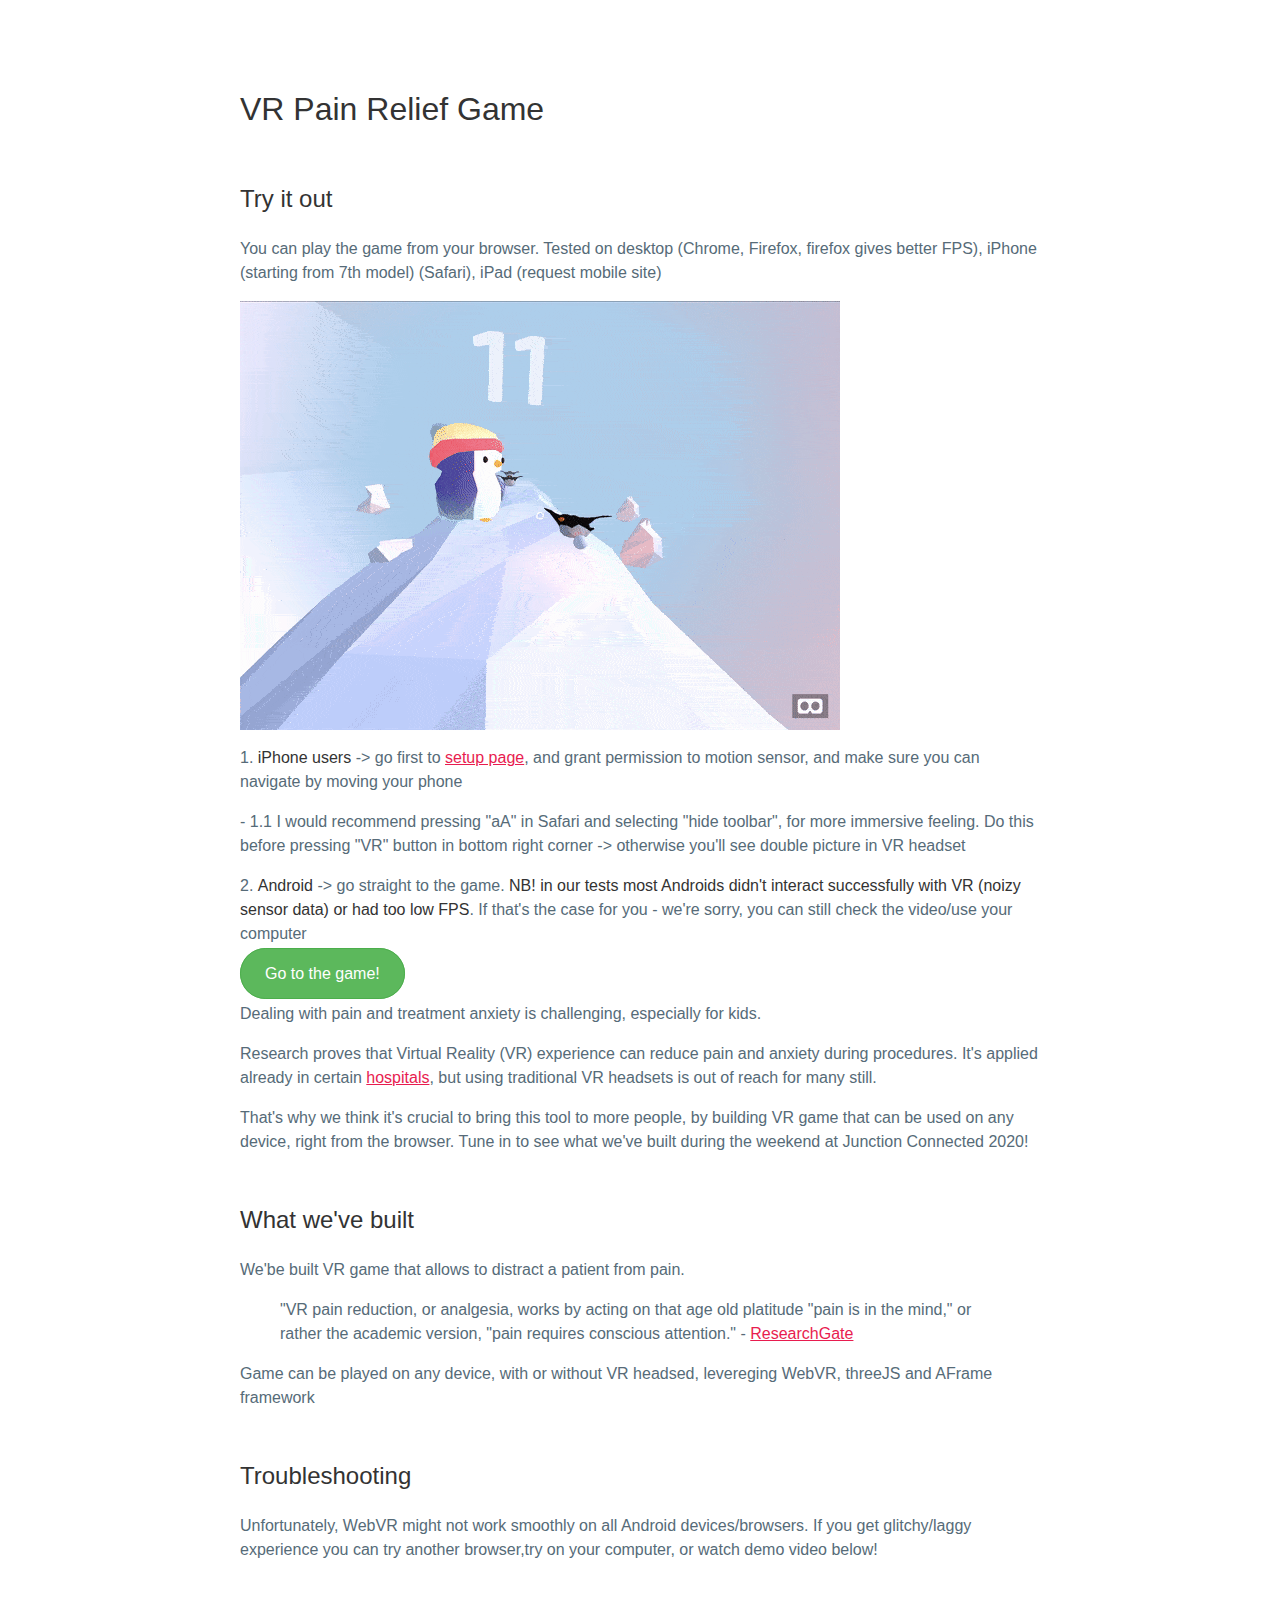
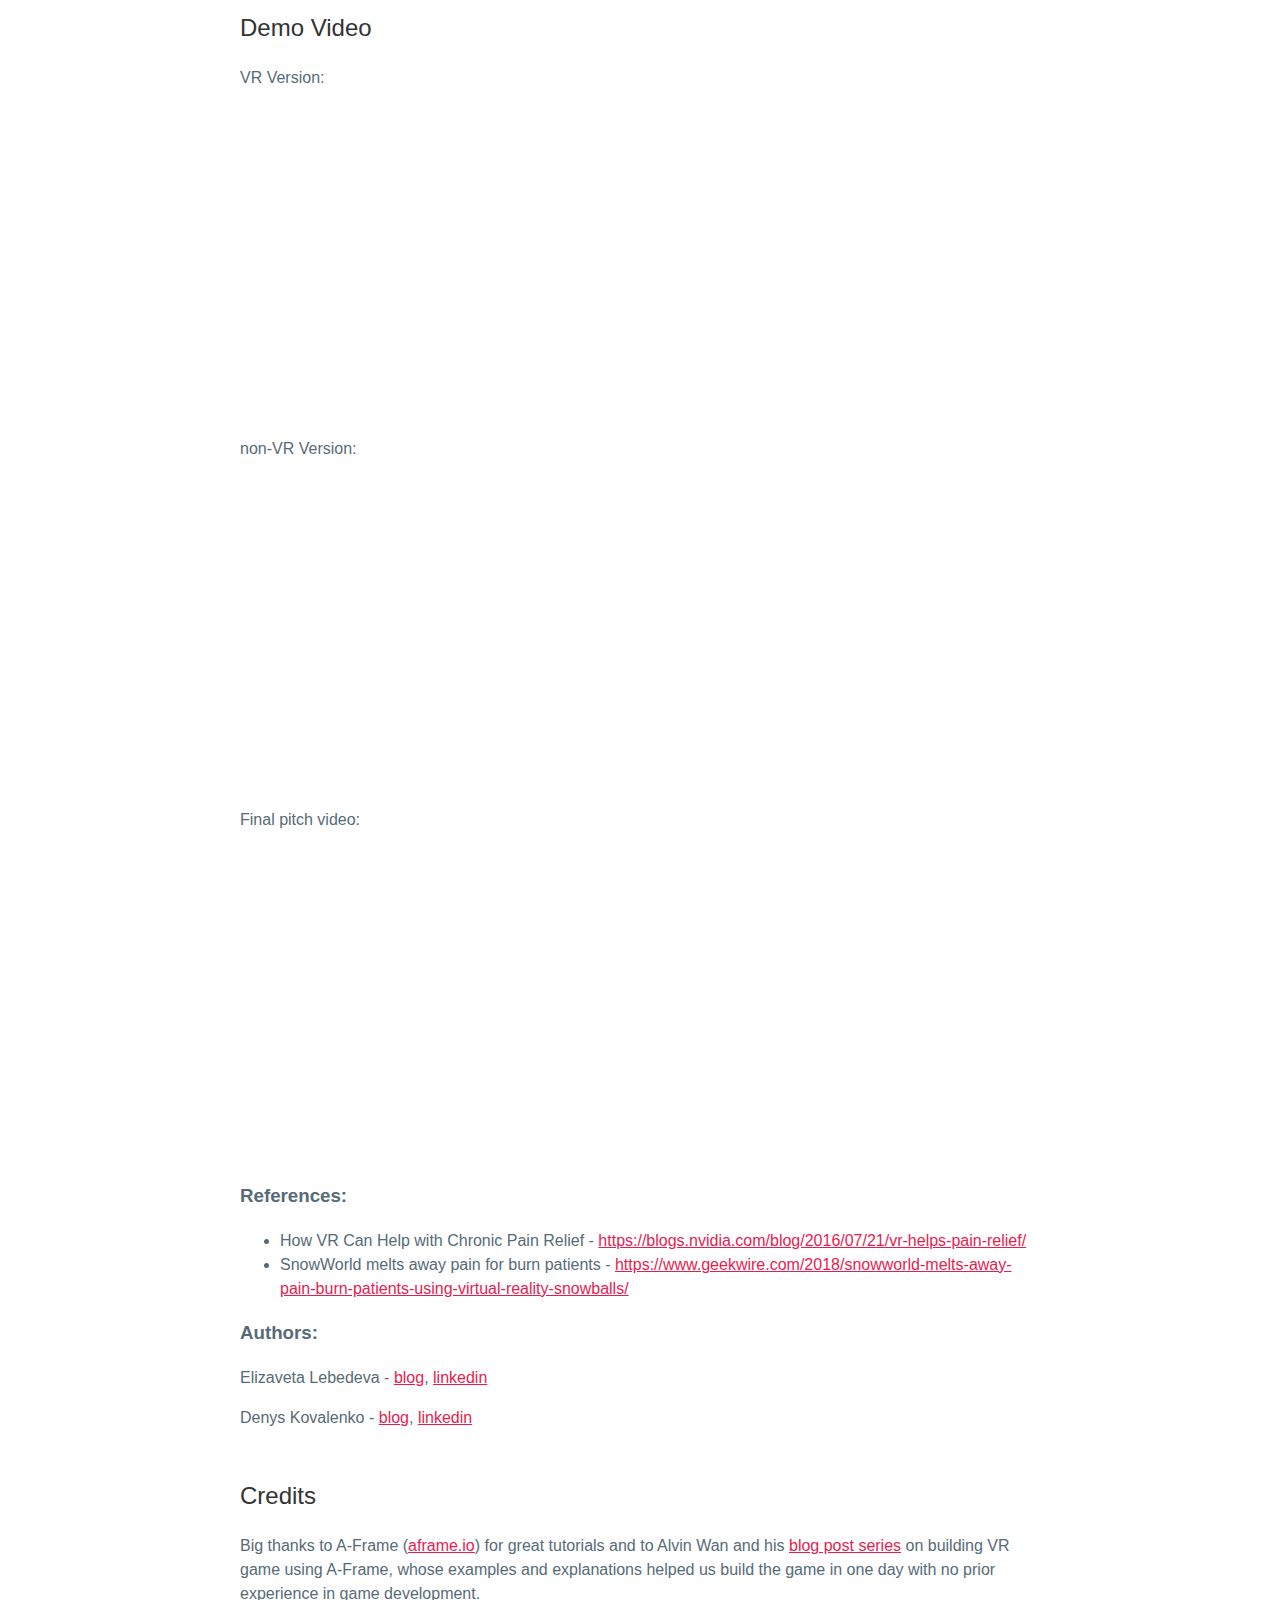
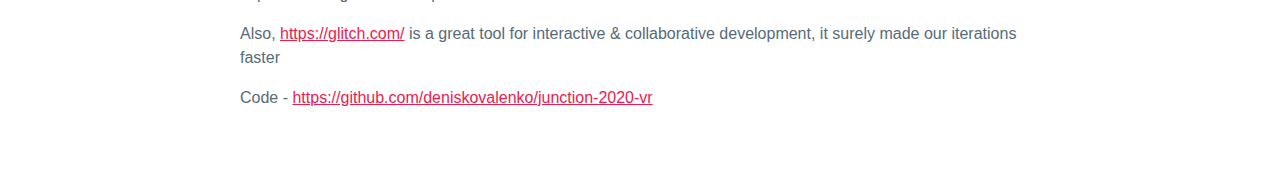
<file: index.html>
<html>
<head>
    <title>Junction 2020 - VR Game that you can play on your phone, PC, or VR Headset!</title>
    <meta name="viewport" content="width=device-width, initial-scale=1">
    <link rel="stylesheet" type="text/css" href="styles.css">
    <link rel="shortcut icon" href="assets/ico.JPG" />
    <!-- Global site tag (gtag.js) - Google Analytics -->
    <script async src="https://www.googletagmanager.com/gtag/js?id=G-C57CWK6QDR"></script>
    <script>
        window.dataLayer = window.dataLayer || [];
        function gtag(){dataLayer.push(arguments);}
        gtag('js', new Date());

        gtag('config', 'G-C57CWK6QDR');
    </script>
</head>
<body>
<main>
    <h1>VR Pain Relief Game</h1>
    
    <section id="demo">
        <h2>Try it out</h2>
        <p>You can play the game from your browser. Tested on desktop (Chrome, Firefox, firefox gives better FPS), iPhone (starting from 7th model)
            (Safari), iPad (request mobile site)</p>
        <p>
            <img src="assets/demo.gif" alt="Gameplay">
        </p>
        <p>1. <strong>iPhone users </strong> -> go first to <a href="setup.html">setup page</a>, and grant permission to
            motion sensor, and make sure you can navigate by moving your phone </p>
        <p> - 1.1 I would recommend pressing "aA" in Safari and selecting "hide toolbar", for more immersive feeling. Do this before pressing "VR" button in bottom right corner -> otherwise you'll see double picture in VR headset</p>
        <p>2. <strong>Android</strong> -> go straight to the game. <strong>NB! in our tests most Androids didn't interact successfully with VR (noizy sensor data) or had too low FPS</strong>.  If that's the case for you - we're sorry, you can still check the video/use your computer</p>

        <p>
            <a class="button" href="game.html">Go to the game!</a>
        </p>
    </section>
    <section id="start">
        <p> Dealing with pain and treatment anxiety is challenging, especially for kids. </p>
        <p>Research proves that Virtual Reality (VR) experience can reduce pain and anxiety during procedures.
            It's applied already in certain <a href="https://depts.washington.edu/hplab/research/virtual-reality/">hospitals</a>,
            but using traditional VR headsets is out of reach for many still.
        </p>
        <p>That's why we think it's crucial to bring this tool to more people, by building VR game that can be used on any device, right from the browser.
            Tune in to see what we've built during the weekend at Junction Connected 2020!
        </p>
    </section>

    <section id="content">
        <h2>What we've built</h2>
        <p>We'be built VR game that allows to distract a patient from pain.</p>
        <p><blockquote>"VR pain reduction, or analgesia, works by acting on that age old platitude "pain is in the mind,"
        or rather the academic version, "pain requires conscious attention." - <a href="https://www.researchgate.net/publication/12950241_Pain_demands_attention_A_cognitive-affective_model_of_the_interruptive_function_of_pain">ResearchGate</a></blockquote></p>
        <p>Game can be played on any device, with or without VR headsed, levereging WebVR, threeJS and AFrame
            framework</p>
    </section>

    <section id="troubleshooting">
        <h2>Troubleshooting</h2>
        <p>Unfortunately, WebVR might not work smoothly on all Android devices/browsers.
            If you get glitchy/laggy experience you can try another browser,try on your computer, or watch demo video
            below!
        </p>

    </section>


    <section id="demo_recording">
        <h2>Demo Video</h2>
        <p>
            VR Version:
        </p>
        <iframe width="560" height="315" src="https://www.youtube.com/embed/AWo2eAGDzjA" frameborder="0" allow="accelerometer; autoplay; clipboard-write; encrypted-media; gyroscope; picture-in-picture" allowfullscreen></iframe>

        <p>
            non-VR Version:
        </p>
        <iframe width="560" height="315" src="https://www.youtube.com/embed/bCGUSpVwJV8" frameborder="0" allow="accelerometer; autoplay; clipboard-write; encrypted-media; gyroscope; picture-in-picture" allowfullscreen></iframe>

        <p>
            Final pitch video:
        </p>
        <iframe width="560" height="315" src="https://www.youtube.com/embed/RtVqo4DGK_c" frameborder="0" allow="accelerometer; autoplay; clipboard-write; encrypted-media; gyroscope; picture-in-picture" allowfullscreen></iframe>


    </section>

    <section id="refernces">
        <h3>References:</h3>
        <ul>
            <li>How VR Can Help with Chronic Pain Relief - <a
                    href=https://blogs.nvidia.com/blog/2016/07/21/vr-helps-pain-relief/">https://blogs.nvidia.com/blog/2016/07/21/vr-helps-pain-relief/</a>
            </li>
            <li>SnowWorld melts away pain for burn patients - <a
                    href="https://www.geekwire.com/2018/snowworld-melts-away-pain-burn-patients-using-virtual-reality-snowballs">https://www.geekwire.com/2018/snowworld-melts-away-pain-burn-patients-using-virtual-reality-snowballs/</a>
            </li>
            <!--           <li></li> -->
            <!--           <li></li> -->
        </ul>
    </section>

    <section id="authors">
        <h3>Authors:</h3>
        <p>Elizaveta Lebedeva - <a href="http://elizavetalebedeva.com">blog</a>, <a href="https://www.linkedin.com/in/elizaveta-lebedeva/">linkedin</a></p>
        <p>Denys Kovalenko - <a href="https://deniskovalenko.com/">blog</a>, <a href="https://www.linkedin.com/in/deniskovalenko/">linkedin</a></p>
    </section>

    <section id="credits">
        <h2>Credits</h2>
        <p>Big thanks to A-Frame (<a href="https://aframe.io/">aframe.io</a>) for great tutorials
            and to Alvin Wan and his
            <a href="https://www.smashingmagazine.com/2019/03/virtual-reality-endless-runner-game-vr-part-1/">blog post
                series</a> on building VR game using A-Frame,
            whose examples and explanations helped us build the game in one day with no prior experience in game
            development.
        </p>
        <p>Also, <a href="https://glitch.com/">https://glitch.com/</a> is a great tool for interactive & collaborative development, it surely made our iterations faster</p>
    </section>

    <p>Code - <a href="https://github.com/deniskovalenko/junction-2020-vr">https://github.com/deniskovalenko/junction-2020-vr</a></p>

</main>


</body>

</html>
</file>
<file: styles.css>
/* Base styles *//* Base styles */

a strong {
  color: inherit;
}

hr {
  background: none;
  border: none;
  border-bottom: 1px solid #d8dee9;
}

img {
  height: auto;
  max-width: 100%;
}

pre {
  overflow: auto;
  white-space: pre-wrap;
}

footer {
  align-items: center;
  display: flex;
  justify-content: center;
  margin-top: 4em;
  text-align: center;
}

/* 01 Centering */

header,
main {
  margin: 0 auto;
  max-width: 50em;
}

/* 02 Font family */

body {
  font-family: "Helvetica", "Arial", sans-serif;
}

/* 03 Spacing */

body {
  line-height: 1.5;
  padding: 4em 1em;
}

h2 {
  margin-top: 1em;
  padding-top: 1em;
}

/* 04 Color and contrast */

body {
  color: #555;
}

h1,
h2,
strong {
  color: #333;
}

/* 05 Balance */

code,
pre {
  background: #eee;
}

code {
  padding: 2px 4px;
  vertical-align: text-bottom;
}

pre {
  padding: 1em;
}

/* 06 Primary color */

a {
  color: #e81c4f;
}

/* 07 Secondary colors */

body {
  background: white;
  color: #566b78;
}

code,
pre {
  background: #f5f7f9;
  border-bottom: 1px solid #d8dee9;
  color: #a7adba;
  -moz-font-smoothing: grayscale;
  -webkit-font-smoothing: initial;
}

pre {
  border-left: 2px solid #69c;
}

.selector {
  color: #ec5f67;
}

.keyword {
  color: #ab7967;
}

.unit {
  color: #fac863;
}

.attribute {
  color: #5fb3b3;
}

.number {
  color: #f99157;
}

.string {
  color: #c594c5;
}

/* 08 Custom font */

body {
  font-family: "Roboto", "Helvetica", "Arial", sans-serif;
  -moz-font-smoothing: grayscale;
  -webkit-font-smoothing: antialiased;
}

h1,
h2,
strong {
  font-weight: 500;
}

/* 09 Images */

body {
  margin: 0;
  padding: 0;
}

main {
  padding: 4em 1em;
}

header {
  background-color: #263d36;
  background-image: url("header.jpg");
  background-position: center top;
  background-repeat: no-repeat;
  background-size: cover;
  line-height: 1.2;
  max-width: none;
  padding: 10vw 2em;
  text-align: center;
}

#logo {
  display: inline-block;
  height: 120px;
  vertical-align: top;
  width: 120px;
}

header h1 {
  color: white;
  font-size: 2.5em;
  font-weight: 300;
}

header a {
  border: 1px solid #e81c4f;
  border-radius: 290486px;
  color: white;
  font-size: 0.6em;
  letter-spacing: 0.2em;
  padding: 1em 2em;
  text-transform: uppercase;
  text-decoration: none;
  transition: none 200ms ease-out;
  transition-property: color, background;
}

header a:hover {
  background: #e81c4f;
  color: white;
}

/* Classes */

.animate {
  animation-duration: 1s;
  animation-name: blink;
}

@keyframes blink {
  from {
    background-color: lightyellow;
  }

  to {
    background-color: transparent;
  }
}

html a.button {
  border: 1px solid #d8dee9;
  border-radius: 290486px;
  color: #fff;
  background-color: #5cb85c;
  border-color: #4cae4c;
  padding: 1em 1.5em;
  text-align: center;
  text-decoration: none;
  transition: none 200ms ease-out;
  transition-property: color, background;
}

.button:hover {
  background: #5cb85f;
  border-color: transparent;
  color: rgba(255, 255, 255, 0.5);
}

.button em {
  display: block;
  font-size: 0.6em;
  font-style: normal;
  letter-spacing: 0.2em;
  text-transform: uppercase;
}

.button strong {
  color: #e81c4f;
  transition: color 200ms ease-out;
}

.button:hover strong {
  color: white !important;
}

.button.github strong {
  color: #333;
}

.button.github:hover {
  background: #333;
}

.button.facebook strong {
  color: #3b5998;
}

.button.facebook:hover {
  background: #3b5998;
}

.button.twitter strong {
  color: #55acee;
}

.button.twitter:hover {
  background: #55acee;
}

footer .button {
  font-size: 0.8em;
  padding: 1em 2em;
}

.buttons .button {
  display: block;
  margin-bottom: 1em;
}

/* Resources */

.resources {
  margin: 1em 0;
  padding: 0;
}

.resource {
  align-items: center;
  border: 1px solid #d8dee9;
  border-radius: 5px;
  color: #566b78;
  cursor: pointer;
  display: flex;
  margin-top: 1em;
  padding: 1em 2em;
  text-decoration: none;
}

.resource:hover {
  border-color: #e81c4f;
}

.resource strong {
  color: #e81c4f;
}

.resource .resource-name {
  color: #333;
  display: block;
  font-size: 1.2em;
}

.resource-icon {
  box-sizing: border-box;
  display: block;
  flex-grow: 0;
  flex-shrink: 0;
  height: 120px;
  margin: 0;
  margin-right: 1em;
  padding: 0;
  text-align: center;
  width: 120px;
}

.resource-marksheet .resource-icon {
  padding: 5px;
}

.resource-bulma .resource-icon {
  padding: 10px;
}

.resource-css-reference .resource-icon {
  padding: 20px;
}

/* Responsiveness */

@media (min-width: 600px) {
  .buttons {
    align-items: center;
    display: flex;
    justify-content: space-between;
    padding: 1em 0;
  }

  .buttons .button {
    flex-grow: 1;
    flex-shrink: 0;
    margin-bottom: 0;
    margin-right: 1em;
  }

  .buttons .button:last-child {
    margin-right: 0;
  }

  .resources {
    display: flex;
  }

  .resource {
    display: block;
    flex-basis: 0;
    flex-grow: 1;
    flex-shrink: 1;
    text-align: center;
  }

  .resource + .resource {
    margin-left: 1em;
  }

  .resource-icon {
    margin: 0 auto 1em;
  }
}
</file>
